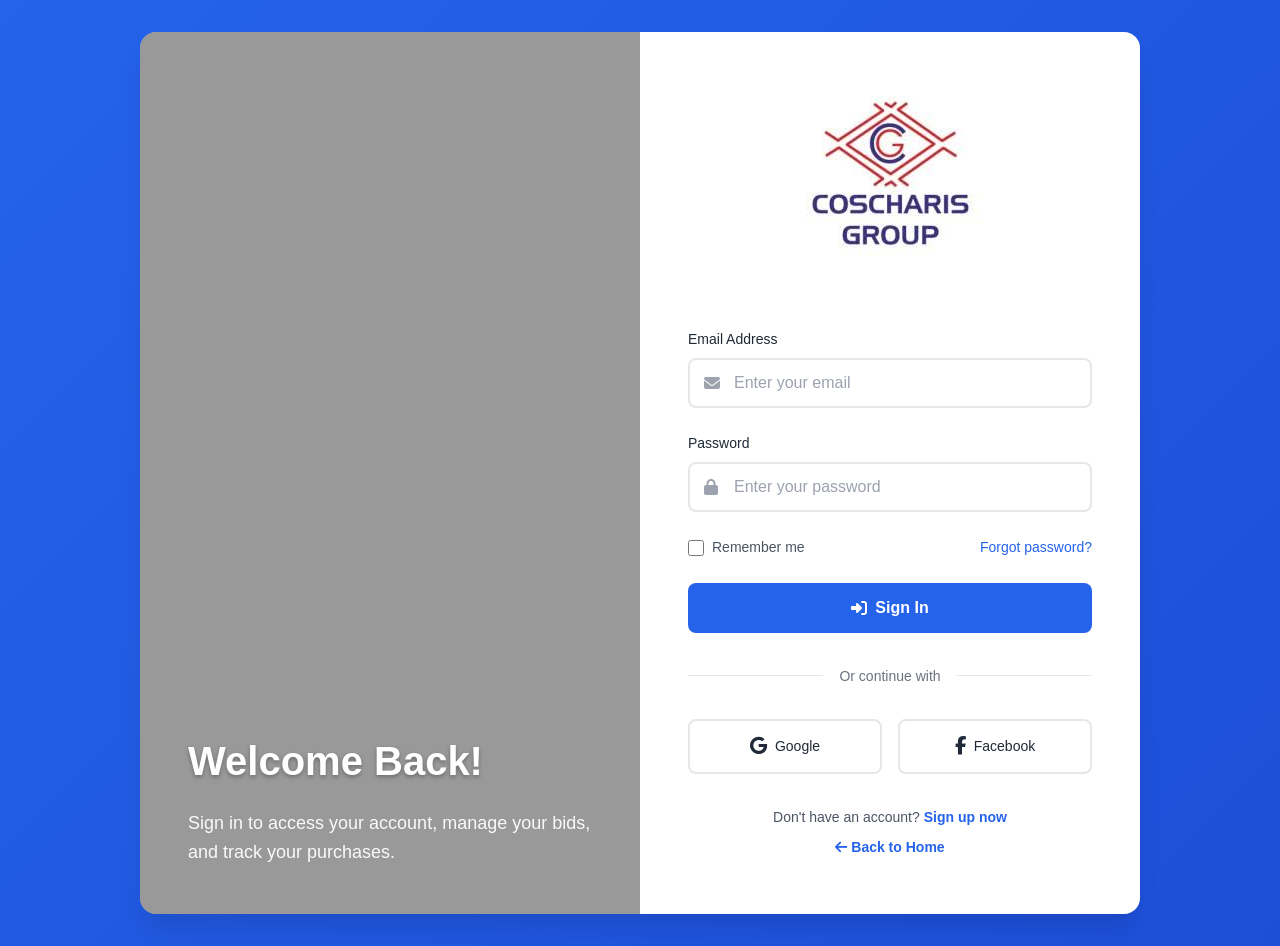
<file: login.html>
<!DOCTYPE html>
<html lang="en">
<head>
  <meta charset="UTF-8">
  <meta name="viewport" content="width=device-width, initial-scale=1.0">
  <title>Login - Coscharis</title>
  <link rel="stylesheet" href="https://cdnjs.cloudflare.com/ajax/libs/font-awesome/6.4.0/css/all.min.css">
  <style>
    /* CSS Variables */
    :root {
      --primary-color: #2563eb;
      --primary-dark: #1d4ed8;
      --secondary-color: #f59e0b;
      --success-color: #10b981;
      --danger-color: #ef4444;
      --gray-50: #f9fafb;
      --gray-100: #f3f4f6;
      --gray-200: #e5e7eb;
      --gray-300: #d1d5db;
      --gray-400: #9ca3af;
      --gray-500: #6b7280;
      --gray-600: #4b5563;
      --gray-800: #1f2937;
      --gray-900: #111827;
      --white: #ffffff;
      --shadow-sm: 0 1px 2px 0 rgba(0, 0, 0, 0.05);
      --shadow: 0 4px 6px -1px rgba(0, 0, 0, 0.1);
      --shadow-lg: 0 10px 15px -3px rgba(0, 0, 0, 0.1);
      --shadow-xl: 0 20px 25px -5px rgba(0, 0, 0, 0.1);
      --radius: 0.5rem;
      --radius-xl: 1rem;
      --transition: all 0.3s ease;
    }

    * {
      margin: 0;
      padding: 0;
      box-sizing: border-box;
    }

    body {
      font-family: -apple-system, BlinkMacSystemFont, 'Segoe UI', Roboto, 'Helvetica Neue', Arial, sans-serif;
      line-height: 1.6;
      color: var(--gray-800);
    }

    /* Auth Page Layout */
    .auth-page {
      min-height: 100vh;
      display: flex;
      align-items: center;
      justify-content: center;
      background: linear-gradient(135deg, var(--primary-color) 0%, var(--primary-dark) 100%);
      padding: 2rem;
    }

    .auth-container {
      display: grid;
      grid-template-columns: 1fr 1fr;
      max-width: 1000px;
      width: 100%;
      background: var(--white);
      border-radius: var(--radius-xl);
      overflow: hidden;
      box-shadow: var(--shadow-xl);
    }

    /* Left Side - Image */
    .auth-image {
      background: linear-gradient(rgba(0,0,0,0.4), rgba(0,0,0,0.4)), url('https://images.unsplash.com/photo-1492144534655-ae79c964c9d7?w=800');
      background-size: cover;
      background-position: center;
      display: flex;
      flex-direction: column;
      justify-content: flex-end;
      padding: 3rem;
      color: white;
    }

    .auth-image h2 {
      font-size: 2.5rem;
      font-weight: 700;
      margin-bottom: 1rem;
      text-shadow: 0 2px 4px rgba(0,0,0,0.3);
    }

    .auth-image p {
      font-size: 1.125rem;
      opacity: 0.95;
      line-height: 1.6;
    }

    /* Right Side - Form */
    .auth-form-wrapper {
      padding: 3rem;
      display: flex;
      flex-direction: column;
      justify-content: center;
    }

    .auth-logo {
      text-align: center;
      margin-bottom: 2.5rem;
    }

    .auth-logo i {
      font-size: 3.5rem;
      color: var(--primary-color);
      margin-bottom: 0.5rem;
    }

    .auth-logo h1 {
      font-size: 1.75rem;
      font-weight: 700;
      color: var(--gray-900);
    }

    /* Form Elements */
    .form-group {
      margin-bottom: 1.5rem;
    }

    .form-label {
      display: block;
      margin-bottom: 0.5rem;
      font-weight: 500;
      color: var(--gray-700);
      font-size: 0.875rem;
    }

    .form-input {
      width: 100%;
      padding: 0.875rem 1rem;
      border: 2px solid var(--gray-200);
      border-radius: var(--radius);
      font-size: 1rem;
      transition: var(--transition);
      font-family: inherit;
    }

    .form-input:focus {
      outline: none;
      border-color: var(--primary-color);
      box-shadow: 0 0 0 3px rgba(37, 99, 235, 0.1);
    }

    .form-input::placeholder {
      color: var(--gray-400);
    }

    /* Input with Icon */
    .input-icon-wrapper {
      position: relative;
    }

    .input-icon-wrapper i {
      position: absolute;
      left: 1rem;
      top: 50%;
      transform: translateY(-50%);
      color: var(--gray-400);
      font-size: 1rem;
    }

    .input-icon-wrapper .form-input {
      padding-left: 2.75rem;
    }

    /* Password Toggle - CSS Only using Checkbox Hack */
    .password-wrapper {
      position: relative;
    }

    .password-toggle-checkbox {
      display: none;
    }

    .password-toggle {
      position: absolute;
      right: 1rem;
      top: 50%;
      transform: translateY(-50%);
      color: var(--gray-400);
      cursor: pointer;
      background: none;
      border: none;
      padding: 0.5rem;
      font-size: 1rem;
      transition: var(--transition);
    }

    .password-toggle:hover {
      color: var(--gray-600);
    }

    /* Show/Hide Password Logic */
    #passwordToggle:checked ~ .password-input {
      -webkit-text-security: none;
    }

    .password-input {
      -webkit-text-security: disc;
    }

    /* Form Options */
    .form-options {
      display: flex;
      justify-content: space-between;
      align-items: center;
      margin-bottom: 1.5rem;
      font-size: 0.875rem;
    }

    .remember-me {
      display: flex;
      align-items: center;
      gap: 0.5rem;
      cursor: pointer;
      color: var(--gray-600);
    }

    .remember-me input[type="checkbox"] {
      width: 1rem;
      height: 1rem;
      accent-color: var(--primary-color);
      cursor: pointer;
    }

    .forgot-password {
      color: var(--primary-color);
      text-decoration: none;
      font-weight: 500;
      transition: var(--transition);
    }

    .forgot-password:hover {
      text-decoration: underline;
    }

    /* Buttons */
    .btn {
      display: inline-flex;
      align-items: center;
      justify-content: center;
      gap: 0.5rem;
      padding: 0.875rem 1.5rem;
      border-radius: var(--radius);
      font-weight: 600;
      text-decoration: none;
      cursor: pointer;
      transition: var(--transition);
      border: none;
      font-size: 0.875rem;
      font-family: inherit;
    }

    .btn-primary {
      background: var(--primary-color);
      color: white;
    }

    .btn-primary:hover {
      background: var(--primary-dark);
      transform: translateY(-2px);
      box-shadow: var(--shadow-lg);
    }

    .btn-outline {
      background: transparent;
      border: 2px solid var(--gray-300);
      color: var(--gray-700);
    }

    .btn-outline:hover {
      border-color: var(--primary-color);
      color: var(--primary-color);
      background: rgba(37, 99, 235, 0.05);
    }

    .auth-submit {
      width: 100%;
      padding: 1rem;
      font-size: 1rem;
    }

    /* Divider */
    .auth-divider {
      display: flex;
      align-items: center;
      gap: 1rem;
      margin: 2rem 0;
      color: var(--gray-500);
      font-size: 0.875rem;
    }

    .auth-divider::before,
    .auth-divider::after {
      content: '';
      flex: 1;
      height: 1px;
      background: var(--gray-200);
    }

    /* Social Login */
    .social-login {
      display: flex;
      gap: 1rem;
    }

    .social-btn {
      flex: 1;
      padding: 0.875rem;
      border: 2px solid var(--gray-200);
      border-radius: var(--radius);
      background: white;
      cursor: pointer;
      transition: var(--transition);
      display: flex;
      align-items: center;
      justify-content: center;
      gap: 0.5rem;
      font-weight: 500;
      color: var(--gray-700);
      text-decoration: none;
      font-size: 0.875rem;
    }

    .social-btn:hover {
      border-color: var(--primary-color);
      background: rgba(37, 99, 235, 0.05);
      color: var(--primary-color);
      transform: translateY(-2px);
    }

    .social-btn i {
      font-size: 1.125rem;
    }

    /* Auth Footer */
    .auth-footer {
      text-align: center;
      margin-top: 2rem;
      color: var(--gray-600);
      font-size: 0.875rem;
    }

    .auth-footer p {
      margin-bottom: 0.5rem;
    }

    .auth-footer a {
      color: var(--primary-color);
      font-weight: 600;
      text-decoration: none;
      transition: var(--transition);
    }

    .auth-footer a:hover {
      text-decoration: underline;
    }

    /* Modal - Using CSS Target */
    .modal-overlay {
      position: fixed;
      top: 0;
      left: 0;
      right: 0;
      bottom: 0;
      background: rgba(0, 0, 0, 0.5);
      display: flex;
      align-items: center;
      justify-content: center;
      opacity: 0;
      visibility: hidden;
      transition: var(--transition);
      z-index: 2000;
      padding: 1rem;
    }

    .modal-overlay:target {
      opacity: 1;
      visibility: visible;
    }

    .modal {
      background: white;
      border-radius: var(--radius-xl);
      width: 100%;
      max-width: 450px;
      box-shadow: var(--shadow-xl);
      transform: scale(0.9);
      transition: var(--transition);
    }

    .modal-overlay:target .modal {
      transform: scale(1);
    }

    .modal-header {
      display: flex;
      justify-content: space-between;
      align-items: center;
      padding: 1.5rem;
      border-bottom: 1px solid var(--gray-200);
    }

    .modal-title {
      font-size: 1.25rem;
      font-weight: 600;
      color: var(--gray-900);
    }

    .modal-close {
      background: none;
      border: none;
      font-size: 1.5rem;
      color: var(--gray-400);
      cursor: pointer;
      width: 36px;
      height: 36px;
      display: flex;
      align-items: center;
      justify-content: center;
      border-radius: 50%;
      transition: var(--transition);
      text-decoration: none;
    }

    .modal-close:hover {
      background: var(--gray-100);
      color: var(--gray-600);
    }

    .modal-body {
      padding: 1.5rem;
    }

    .modal-body > p {
      margin-bottom: 1rem;
      color: var(--gray-600);
      line-height: 1.5;
    }

    .modal-footer {
      display: flex;
      gap: 1rem;
      padding: 1.5rem;
      border-top: 1px solid var(--gray-200);
      justify-content: flex-end;
    }

    .modal-footer .btn {
      padding: 0.625rem 1.25rem;
    }

    /* Backdrop close area */
    .modal-backdrop {
      position: absolute;
      top: 0;
      left: 0;
      right: 0;
      bottom: 0;
      z-index: -1;
    }

    /* Responsive */
    @media (max-width: 768px) {
      .auth-container {
        grid-template-columns: 1fr;
        max-width: 450px;
      }

      .auth-image {
        display: none;
      }

      .auth-form-wrapper {
        padding: 2rem;
      }

      .social-login {
        flex-direction: column;
      }
    }

    @media (max-width: 480px) {
      .auth-page {
        padding: 1rem;
      }

      .form-options {
        flex-direction: column;
        gap: 1rem;
        align-items: flex-start;
      }
    }

    /* Utility Classes */
    .text-center {
      text-align: center;
    }
  </style>
</head>
<body>
  <div class="auth-page">
    <div class="auth-container">
      <!-- Left Side - Image -->
      <div class="auth-image">
        <h2>Welcome Back!</h2>
        <p>Sign in to access your account, manage your bids, and track your purchases.</p>
      </div>

      <!-- Right Side - Form -->
      <div class="auth-form-wrapper">
        <div class="auth-logo">
        <img src="./img/download (1).jpg" width="200px" alt="">
        </div>

        <!-- User Login Form -->
        <form action="customer-dashboard.html" method="GET" class="auth-form active">
          <div class="form-group">
            <label class="form-label" for="userEmail">Email Address</label>
            <div class="input-icon-wrapper">
              <i class="fas fa-envelope"></i>
              <input type="email" id="userEmail" name="email" class="form-input" placeholder="Enter your email" required>
            </div>
          </div>

          <div class="form-group">
            <label class="form-label" for="userPassword">Password</label>
            <div class="input-icon-wrapper password-wrapper">
              <i class="fas fa-lock"></i>
              <input type="password" id="userPassword" name="password" class="form-input password-input" placeholder="Enter your password" required>
            </div>
          </div>

          <div class="form-options">
            <label class="remember-me">
              <input type="checkbox" name="remember" id="rememberMe">
              <span>Remember me</span>
            </label>
            <a href="#forgotModal" class="forgot-password">Forgot password?</a>
          </div>

          <button type="submit" class="btn btn-primary auth-submit">
            <i class="fas fa-sign-in-alt"></i> Sign In
          </button>
        </form>

        <!-- Divider -->
        <div class="auth-divider">
          <span>Or continue with</span>
        </div>

        <!-- Social Login -->
        <div class="social-login">
          <a href="#" class="social-btn" title="Sign in with Google">
            <i class="fab fa-google"></i>
            <span>Google</span>
          </a>
          <a href="#" class="social-btn" title="Sign in with Facebook">
            <i class="fab fa-facebook-f"></i>
            <span>Facebook</span>
          </a>
        </div>

        <div class="auth-footer">
          <p>Don't have an account? <a href="signup.html">Sign up now</a></p>
          <p><a href="index.html"><i class="fas fa-arrow-left"></i> Back to Home</a></p>
        </div>
      </div>
    </div>
  </div>

  <!-- Forgot Password Modal - Using CSS Target -->
  <div id="forgotModal" class="modal-overlay">
    <a href="#" class="modal-backdrop"></a>
    <div class="modal">
      <div class="modal-header">
        <h3 class="modal-title">Reset Password</h3>
        <a href="#" class="modal-close">&times;</a>
      </div>
      <form action="#" method="POST">
        <div class="modal-body">
          <p>Enter your email address and we'll send you a link to reset your password.</p>
          <div class="form-group">
            <label class="form-label" for="resetEmail">Email Address</label>
            <input type="email" id="resetEmail" name="resetEmail" class="form-input" placeholder="your@email.com" required>
          </div>
        </div>
        <div class="modal-footer">
          <a href="#" class="btn btn-outline">Cancel</a>
          <button type="submit" class="btn btn-primary">Send Reset Link</button>
        </div>
      </form>
    </div>
  </div>
</body>
</html>
</file>
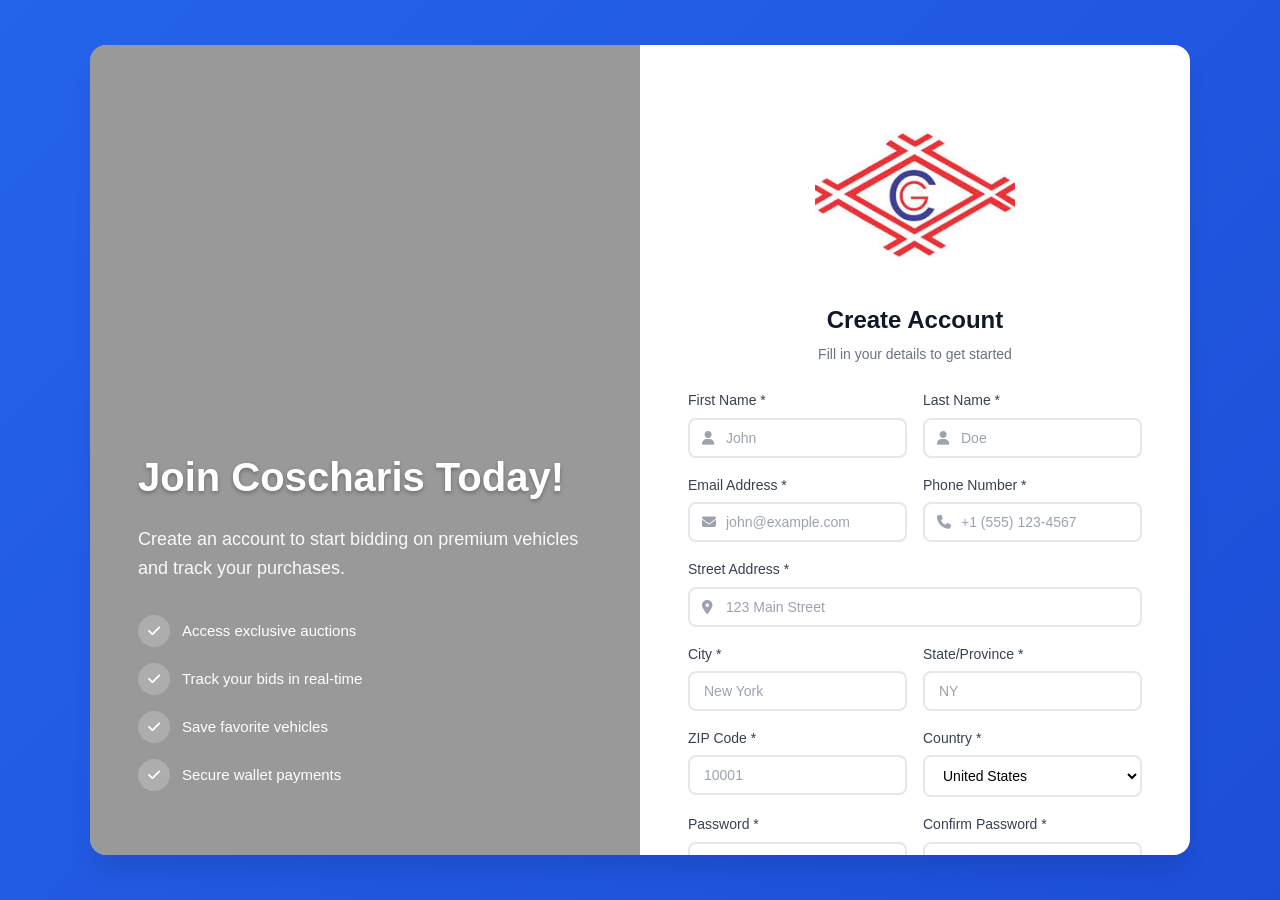
<file: signup.html>
<!DOCTYPE html>
<html lang="en">
<head>
  <meta charset="UTF-8">
  <meta name="viewport" content="width=device-width, initial-scale=1.0">
  <title>Sign Up - Coscharis</title>
  <link rel="stylesheet" href="https://cdnjs.cloudflare.com/ajax/libs/font-awesome/6.4.0/css/all.min.css">
  <style>
    /* CSS Variables */
    :root {
      --primary-color: #2563eb;
      --primary-dark: #1d4ed8;
      --secondary-color: #f59e0b;
      --success-color: #10b981;
      --danger-color: #ef4444;
      --warning-color: #f59e0b;
      --gray-50: #f9fafb;
      --gray-100: #f3f4f6;
      --gray-200: #e5e7eb;
      --gray-300: #d1d5db;
      --gray-400: #9ca3af;
      --gray-500: #6b7280;
      --gray-600: #4b5563;
      --gray-700: #374151;
      --gray-800: #1f2937;
      --gray-900: #111827;
      --white: #ffffff;
      --shadow-sm: 0 1px 2px 0 rgba(0, 0, 0, 0.05);
      --shadow: 0 4px 6px -1px rgba(0, 0, 0, 0.1);
      --shadow-lg: 0 10px 15px -3px rgba(0, 0, 0, 0.1);
      --shadow-xl: 0 20px 25px -5px rgba(0, 0, 0, 0.1);
      --radius: 0.5rem;
      --radius-xl: 1rem;
      --transition: all 0.3s ease;
    }

    * {
      margin: 0;
      padding: 0;
      box-sizing: border-box;
    }

    body {
      font-family: -apple-system, BlinkMacSystemFont, 'Segoe UI', Roboto, 'Helvetica Neue', Arial, sans-serif;
      line-height: 1.6;
      color: var(--gray-800);
    }

    /* Auth Page Layout */
    .auth-page {
      min-height: 100vh;
      display: flex;
      align-items: center;
      justify-content: center;
      background: linear-gradient(135deg, var(--primary-color) 0%, var(--primary-dark) 100%);
      padding: 2rem;
    }

    .auth-container {
      display: grid;
      grid-template-columns: 1fr 1fr;
      max-width: 1100px;
      width: 100%;
      background: var(--white);
      border-radius: var(--radius-xl);
      overflow: hidden;
      box-shadow: var(--shadow-xl);
    }

    /* Left Side - Image */
    .auth-image {
      background: linear-gradient(rgba(0,0,0,0.4), rgba(0,0,0,0.4)), url('https://images.unsplash.com/photo-1503376780353-7e6692767b70?w=800');
      background-size: cover;
      background-position: center;
      display: flex;
      flex-direction: column;
      justify-content: flex-end;
      padding: 3rem;
      color: white;
    }

    .auth-image h2 {
      font-size: 2.5rem;
      font-weight: 700;
      margin-bottom: 1rem;
      text-shadow: 0 2px 4px rgba(0,0,0,0.3);
    }

    .auth-image p {
      font-size: 1.125rem;
      opacity: 0.95;
      line-height: 1.6;
    }

    .auth-image .features {
      margin-top: 2rem;
    }

    .auth-image .feature {
      display: flex;
      align-items: center;
      gap: 0.75rem;
      margin-bottom: 1rem;
      font-size: 0.9375rem;
    }

    .auth-image .feature i {
      width: 32px;
      height: 32px;
      background: rgba(255,255,255,0.2);
      border-radius: 50%;
      display: flex;
      align-items: center;
      justify-content: center;
      font-size: 0.875rem;
      flex-shrink: 0;
    }

    /* Right Side - Form */
    .auth-form-wrapper {
      padding: 3rem;
      max-height: 90vh;
      overflow-y: auto;
    }

    .auth-logo {
      text-align: center;
      margin-bottom: 1.5rem;
    }

    .auth-logo i {
      font-size: 2.5rem;
      color: var(--primary-color);
      margin-bottom: 0.5rem;
    }

    .auth-logo h1 {
      font-size: 1.5rem;
      font-weight: 700;
      color: var(--gray-900);
      margin-bottom: 0.25rem;
    }

    .auth-logo p {
      color: var(--gray-500);
      font-size: 0.875rem;
    }

    /* Form Elements */
    .signup-form .form-row {
      display: grid;
      grid-template-columns: 1fr 1fr;
      gap: 1rem;
    }

    .form-group {
      margin-bottom: 1rem;
    }

    .form-label {
      display: block;
      margin-bottom: 0.375rem;
      font-weight: 500;
      color: var(--gray-700);
      font-size: 0.875rem;
    }

    .form-input,
    .form-select {
      width: 100%;
      padding: 0.625rem 0.875rem;
      border: 2px solid var(--gray-200);
      border-radius: var(--radius);
      font-size: 0.875rem;
      transition: var(--transition);
      font-family: inherit;
      background: white;
    }

    .form-input:focus,
    .form-select:focus {
      outline: none;
      border-color: var(--primary-color);
      box-shadow: 0 0 0 3px rgba(37, 99, 235, 0.1);
    }

    .form-input::placeholder {
      color: var(--gray-400);
    }

    /* Input with Icon */
    .input-icon-wrapper {
      position: relative;
    }

    .input-icon-wrapper i {
      position: absolute;
      left: 0.875rem;
      top: 50%;
      transform: translateY(-50%);
      color: var(--gray-400);
      font-size: 0.875rem;
    }

    .input-icon-wrapper .form-input {
      padding-left: 2.25rem;
    }

    /* Terms Checkbox */
    .terms-checkbox {
      display: flex;
      align-items: flex-start;
      gap: 0.75rem;
      margin: 1rem 0;
      font-size: 0.875rem;
      color: var(--gray-600);
      cursor: pointer;
    }

    .terms-checkbox input[type="checkbox"] {
      margin-top: 0.25rem;
      width: 1rem;
      height: 1rem;
      accent-color: var(--primary-color);
      flex-shrink: 0;
    }

    .terms-checkbox a {
      color: var(--primary-color);
      text-decoration: none;
      font-weight: 500;
    }

    .terms-checkbox a:hover {
      text-decoration: underline;
    }

    /* Buttons */
    .btn {
      display: inline-flex;
      align-items: center;
      justify-content: center;
      gap: 0.5rem;
      padding: 0.875rem 1.5rem;
      border-radius: var(--radius);
      font-weight: 600;
      text-decoration: none;
      cursor: pointer;
      transition: var(--transition);
      border: none;
      font-size: 0.875rem;
      font-family: inherit;
    }

    .btn-primary {
      background: var(--primary-color);
      color: white;
    }

    .btn-primary:hover {
      background: var(--primary-dark);
      transform: translateY(-2px);
      box-shadow: var(--shadow-lg);
    }

    .btn-lg {
      padding: 1rem 2rem;
      font-size: 1rem;
    }

    .auth-submit {
      width: 100%;
      padding: 0.875rem;
      font-size: 1rem;
      margin-top: 0.5rem;
    }

    /* Divider */
    .auth-divider {
      display: flex;
      align-items: center;
      gap: 1rem;
      margin: 1.5rem 0;
      color: var(--gray-500);
      font-size: 0.875rem;
    }

    .auth-divider::before,
    .auth-divider::after {
      content: '';
      flex: 1;
      height: 1px;
      background: var(--gray-200);
    }

    /* Social Login */
    .social-login {
      display: flex;
      gap: 1rem;
    }

    .social-btn {
      flex: 1;
      padding: 0.75rem;
      border: 2px solid var(--gray-200);
      border-radius: var(--radius);
      background: white;
      cursor: pointer;
      transition: var(--transition);
      display: flex;
      align-items: center;
      justify-content: center;
      gap: 0.5rem;
      font-weight: 500;
      font-size: 0.875rem;
      color: var(--gray-700);
      text-decoration: none;
    }

    .social-btn:hover {
      border-color: var(--primary-color);
      background: rgba(37, 99, 235, 0.05);
      color: var(--primary-color);
      transform: translateY(-2px);
    }

    .social-btn i {
      font-size: 1.125rem;
    }

    /* Auth Footer */
    .auth-footer {
      text-align: center;
      margin-top: 1.5rem;
      color: var(--gray-600);
      font-size: 0.875rem;
    }

    .auth-footer p {
      margin-bottom: 0.5rem;
    }

    .auth-footer a {
      color: var(--primary-color);
      font-weight: 600;
      text-decoration: none;
      transition: var(--transition);
    }

    .auth-footer a:hover {
      text-decoration: underline;
    }

    /* Success Modal - Using CSS Target */
    .modal-overlay {
      position: fixed;
      top: 0;
      left: 0;
      right: 0;
      bottom: 0;
      background: rgba(0, 0, 0, 0.6);
      display: flex;
      align-items: center;
      justify-content: center;
      opacity: 0;
      visibility: hidden;
      transition: var(--transition);
      z-index: 2000;
      padding: 1rem;
    }

    .modal-overlay:target {
      opacity: 1;
      visibility: visible;
    }

    .modal {
      background: white;
      border-radius: var(--radius-xl);
      width: 100%;
      max-width: 450px;
      box-shadow: var(--shadow-xl);
      transform: scale(0.9);
      transition: var(--transition);
      text-align: center;
      padding: 2.5rem;
    }

    .modal-overlay:target .modal {
      transform: scale(1);
    }

    .success-icon {
      width: 80px;
      height: 80px;
      background: var(--success-color);
      border-radius: 50%;
      display: flex;
      align-items: center;
      justify-content: center;
      margin: 0 auto 1.5rem;
    }

    .success-icon i {
      font-size: 2.5rem;
      color: white;
    }

    .modal h2 {
      font-size: 1.75rem;
      margin-bottom: 1rem;
      color: var(--gray-900);
    }

    .modal > p {
      color: var(--gray-600);
      margin-bottom: 1.5rem;
      line-height: 1.6;
    }

    .modal-backdrop {
      position: absolute;
      top: 0;
      left: 0;
      right: 0;
      bottom: 0;
      z-index: -1;
    }

    /* Responsive */
    @media (max-width: 968px) {
      .auth-container {
        grid-template-columns: 1fr;
        max-width: 500px;
      }

      .auth-image {
        display: none;
      }

      .auth-form-wrapper {
        padding: 2rem;
        max-height: none;
      }

      .signup-form .form-row {
        grid-template-columns: 1fr;
      }
    }

    @media (max-width: 480px) {
      .auth-page {
        padding: 1rem;
      }

      .social-login {
        flex-direction: column;
      }
    }

    /* Utility Classes */
    .text-center {
      text-align: center;
    }
  </style>
</head>
<body>
  <div class="auth-page">
    <div class="auth-container">
      <!-- Left Side - Image -->
      <div class="auth-image">
        <h2>Join Coscharis Today!</h2>
        <p>Create an account to start bidding on premium vehicles and track your purchases.</p>
        
        <div class="features">
          <div class="feature">
            <i class="fas fa-check"></i>
            <span>Access exclusive auctions</span>
          </div>
          <div class="feature">
            <i class="fas fa-check"></i>
            <span>Track your bids in real-time</span>
          </div>
          <div class="feature">
            <i class="fas fa-check"></i>
            <span>Save favorite vehicles</span>
          </div>
          <div class="feature">
            <i class="fas fa-check"></i>
            <span>Secure wallet payments</span>
          </div>
        </div>
      </div>
      
      <!-- Right Side - Form -->
      <div class="auth-form-wrapper">
        <div class="auth-logo">
          <img src="./img/logo.jpg" width="200px" height="200px" alt="">
          <h1>Create Account</h1>
          <p>Fill in your details to get started</p>
        </div>
        
        <form action="#successModal" class="signup-form" method="GET">
          <!-- Name Row -->
          <div class="form-row">
            <div class="form-group">
              <label class="form-label" for="firstName">First Name *</label>
              <div class="input-icon-wrapper">
                <i class="fas fa-user"></i>
                <input type="text" id="firstName" name="firstName" class="form-input" placeholder="John" required>
              </div>
            </div>
            <div class="form-group">
              <label class="form-label" for="lastName">Last Name *</label>
              <div class="input-icon-wrapper">
                <i class="fas fa-user"></i>
                <input type="text" id="lastName" name="lastName" class="form-input" placeholder="Doe" required>
              </div>
            </div>
          </div>
          
          <!-- Contact Row -->
          <div class="form-row">
            <div class="form-group">
              <label class="form-label" for="email">Email Address *</label>
              <div class="input-icon-wrapper">
                <i class="fas fa-envelope"></i>
                <input type="email" id="email" name="email" class="form-input" placeholder="john@example.com" required>
              </div>
            </div>
            <div class="form-group">
              <label class="form-label" for="phone">Phone Number *</label>
              <div class="input-icon-wrapper">
                <i class="fas fa-phone"></i>
                <input type="tel" id="phone" name="phone" class="form-input" placeholder="+1 (555) 123-4567" required>
              </div>
            </div>
          </div>
          
          <!-- Address -->
          <div class="form-group">
            <label class="form-label" for="address">Street Address *</label>
            <div class="input-icon-wrapper">
              <i class="fas fa-map-marker-alt"></i>
              <input type="text" id="address" name="address" class="form-input" placeholder="123 Main Street" required>
            </div>
          </div>
          
          <div class="form-row">
            <div class="form-group">
              <label class="form-label" for="city">City *</label>
              <input type="text" id="city" name="city" class="form-input" placeholder="New York" required>
            </div>
            <div class="form-group">
              <label class="form-label" for="state">State/Province *</label>
              <input type="text" id="state" name="state" class="form-input" placeholder="NY" required>
            </div>
          </div>
          
          <div class="form-row">
            <div class="form-group">
              <label class="form-label" for="zipCode">ZIP Code *</label>
              <input type="text" id="zipCode" name="zipCode" class="form-input" placeholder="10001" required>
            </div>
            <div class="form-group">
              <label class="form-label" for="country">Country *</label>
              <select id="country" name="country" class="form-select" required>
                <option value="">Select Country</option>
                <option value="US" selected>United States</option>
                <option value="CA">Canada</option>
                <option value="UK">United Kingdom</option>
                <option value="AU">Australia</option>
                <option value="DE">Germany</option>
                <option value="FR">France</option>
                <option value="Other">Other</option>
              </select>
            </div>
          </div>
          
          <!-- Password -->
          <div class="form-row">
            <div class="form-group">
              <label class="form-label" for="password">Password *</label>
              <div class="input-icon-wrapper">
                <i class="fas fa-lock"></i>
                <input type="password" id="password" name="password" class="form-input" placeholder="Create password" required minlength="8">
              </div>
            </div>
            <div class="form-group">
              <label class="form-label" for="confirmPassword">Confirm Password *</label>
              <div class="input-icon-wrapper">
                <i class="fas fa-lock"></i>
                <input type="password" id="confirmPassword" name="confirmPassword" class="form-input" placeholder="Confirm password" required>
              </div>
            </div>
          </div>
          
          <!-- Terms -->
          <label class="terms-checkbox">
            <input type="checkbox" name="agreeTerms" required>
            <span>I agree to the <a href="#">Terms of Service</a> and <a href="#">Privacy Policy</a>. I confirm that I am at least 18 years old. *</span>
          </label>
          
          <label class="terms-checkbox">
            <input type="checkbox" name="newsletter">
            <span>Send me newsletters, promotions, and updates about new vehicles and special offers.</span>
          </label>
          
          <!-- Submit -->
          <button type="submit" class="btn btn-primary auth-submit">
            <i class="fas fa-user-plus"></i> Create Account
          </button>
        </form>
        
        <div class="auth-divider">or sign up with</div>
        
        <div class="social-login">
          <a href="#" class="social-btn" title="Sign up with Google">
            <i class="fab fa-google" style="color: #DB4437;"></i> Google
          </a>
          <a href="#" class="social-btn" title="Sign up with Facebook">
            <i class="fab fa-facebook" style="color: #4267B2;"></i> Facebook
          </a>
        </div>
        
        <div class="auth-footer">
          <p>Already have an account? <a href="login.html">Sign in</a></p>
          <p><a href="index.html"><i class="fas fa-arrow-left"></i> Back to Home</a></p>
        </div>
      </div>
    </div>
  </div>

  <!-- Success Modal - Using CSS Target -->
  <div id="successModal" class="modal-overlay">
    <a href="#" class="modal-backdrop"></a>
    <div class="modal">
      <div class="success-icon">
        <i class="fas fa-check"></i>
      </div>
      <h2>Account Created!</h2>
      <p>Welcome to Coscharis! Your account has been successfully created.</p>
      <a href="login.html" class="btn btn-primary btn-lg">Sign In Now</a>
    </div>
  </div>
</body>
</html>
</file>
